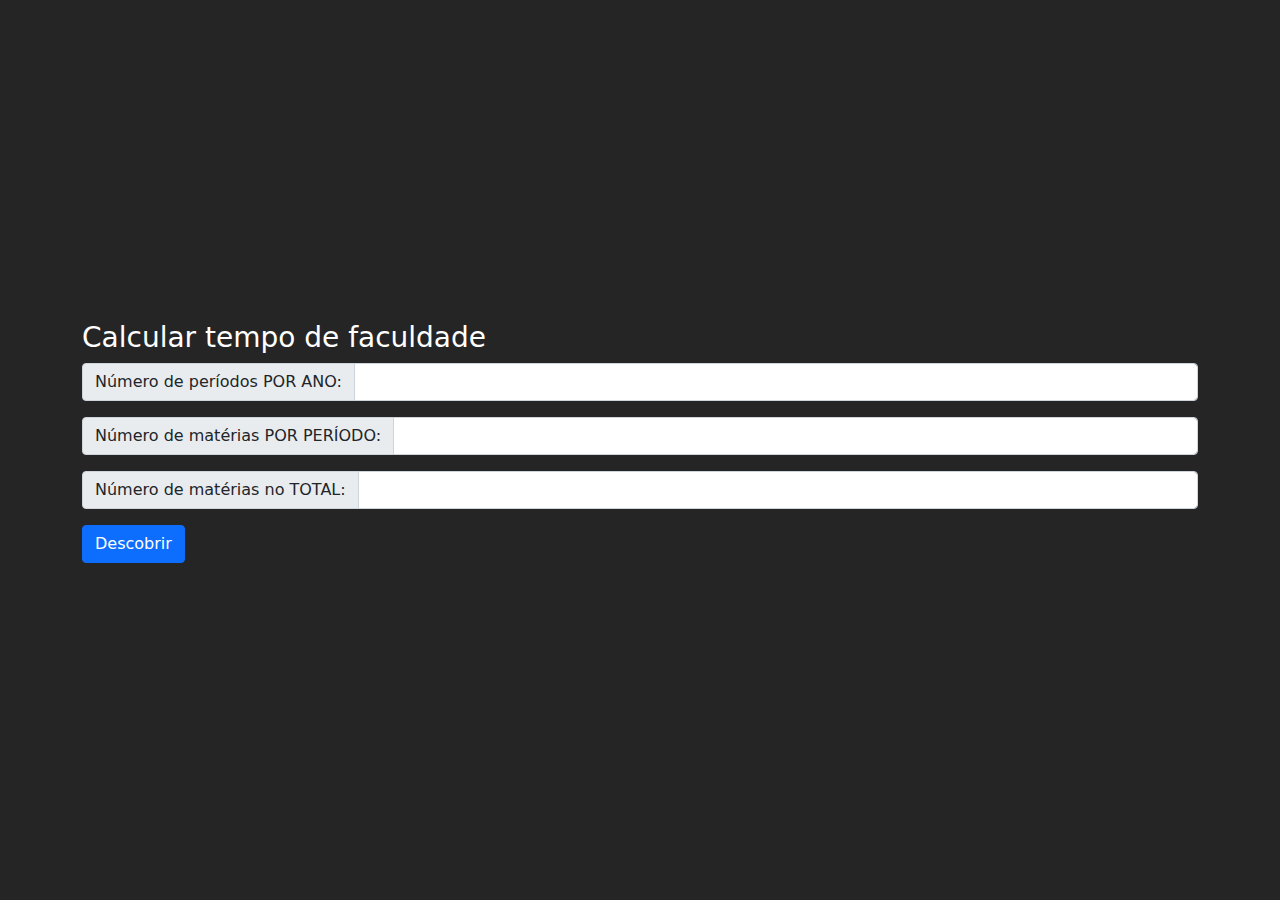
<file: calculoFacul/index.html>
<!DOCTYPE html>
<html lang="en">

<head>
    <meta charset="UTF-8">
    <meta http-equiv="X-UA-Compatible" content="IE=edge">
    <meta name="viewport" content="width=device-width, initial-scale=1.0">
    <title>Cálculo de Períodos</title>
    <link rel="stylesheet" href="estilo.css">
    <link rel="stylesheet" href="css/bootstrap.min.css">

</head>

<body>
    <div class="container">
        <div class="row">
            <h3>Calcular tempo de faculdade</h3>
            <div class="col-sm">
                <div class="input-group mb-3">
                    <span class="input-group-text" id="basic-addon1">Número de períodos POR ANO:</span>
                    <input type="number" id="periodo" class="form-control" placeholder="" aria-label="Username"
                        aria-describedby="basic-addon1">
                </div>
                <div class="input-group mb-3">
                    <span class="input-group-text" id="basic-addon1">Número de matérias POR PERÍODO:</span>
                    <input type="number" id="materias" class="form-control" placeholder="" aria-label="Username"
                        aria-describedby="basic-addon1">
                </div>
                <div class="input-group mb-3">
                    <span class="input-group-text" id="basic-addon1">Número de matérias no TOTAL:</span>
                    <input type="number" id="mattotal" class="form-control" placeholder="" aria-label="Username"
                        aria-describedby="basic-addon1">
                </div>
                <button class="btn btn-primary" id="gerar" onClick="show()">Descobrir</button> <p></p>
                <span id="result"></span>
            </div>
        </div>
        <script src="js/bootstrap.bundle.js"></script>
        <script src="js/jquery.js"></script>
        <script src="script.js"></script>
</body>

</html>
</file>
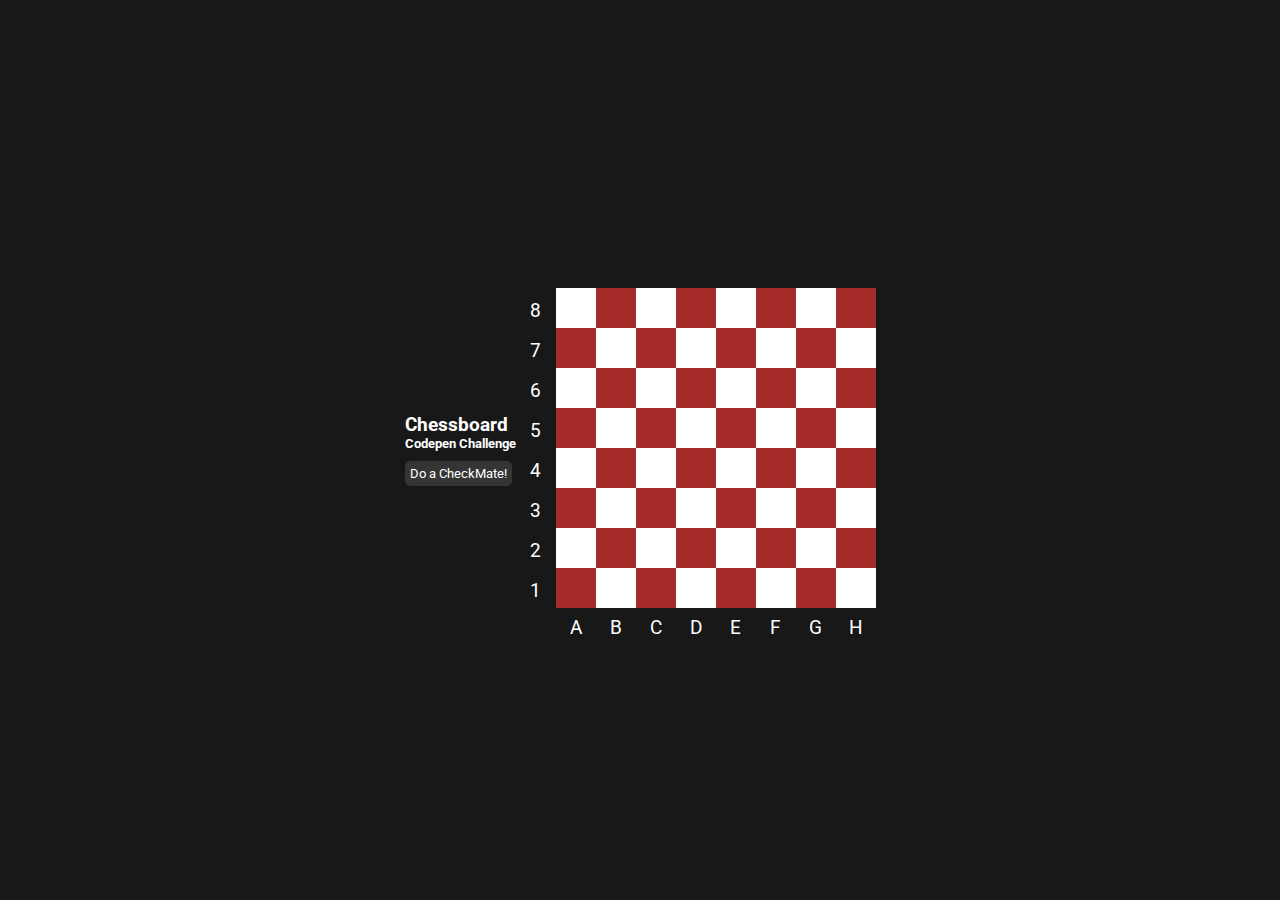
<file: chess/index.html>
<!DOCTYPE html>
<html lang="en" >
<head>
  <meta charset="UTF-8">
  <title>CodePen - Chessboard</title>
  <link rel="stylesheet" href="./style.css">

</head>
<body>
<!-- partial:index.partial.html -->
<div class="title">
  <h3>Chessboard</h3>
  <h5>Codepen Challenge</h5>
  <button id="start">Do a CheckMate!</button>
</div>

<div class="numeros">
  <ul>
    <li>1</li>
    <li>2</li>
    <li>3</li>
    <li>4</li>
    <li>5</li>
    <li>6</li>
    <li>7</li>
    <li>8</li>
  </ul>
</div>

<div class="chessboard">
  <div id="a8" class="b"></div>
  <div id="b8" class="p"></div>
  <div id="c8" class="b"></div>
  <div id="d8" class="p"></div>
  <div id="e8" class="b"></div>
  <div id="f8" class="p"></div>
  <div id="g8" class="b"></div>
  <div id="h8" class="p"></div>
  <!--parte1-->
  <div id="a7" class="p"></div>
  <div id="b7" class="b"></div>
  <div id="c7" class="p"></div>
  <div id="d7" class="b"></div>
  <div id="e7" class="p"></div>
  <div id="f7" class="b"></div>
  <div id="g7" class="p"></div>
  <div id="h7" class="b"></div>
  <!--  parte 2  -->
  <div id="a6" class="b"></div>
  <div id="b6" class="p"></div>
  <div id="c6" class="b"></div>
  <div id="d6" class="p"></div>
  <div id="e6" class="b"></div>
  <div id="f6" class="p"></div>
  <div id="g6" class="b"></div>
  <div id="h6" class="p"></div>
  <!--    -->
  <div id="a5" class="p"></div>
  <div id="b5" class="b"></div>
  <div id="c5" class="p"></div>
  <div id="d5" class="b"></div>
  <div id="e5" class="p"></div>
  <div id="f5" class="b"></div>
  <div id="g5" class="p"></div>
  <div id="h5" class="b"></div>
  <!--    -->
  <div id="a4" class="b"></div>
  <div id="b4" class="p"></div>
  <div id="c4" class="b"></div>
  <div id="d4" class="p"></div>
  <div id="e4" class="b"></div>
  <div id="f4" class="p"></div>
  <div id="g4" class="b"></div>
  <div id="h4" class="p"></div>
  <!--    -->
  <div id="a3" class="p"></div>
  <div id="b3" class="b"></div>
  <div id="c3" class="p"></div>
  <div id="d3" class="b"></div>
  <div id="e3" class="p"></div>
  <div id="f3" class="b"></div>
  <div id="g3" class="p"></div>
  <div id="h3" class="b"></div>
  <!--    -->
  <div id="a2" class="b"></div>
  <div id="b2" class="p"></div>
  <div id="c2" class="b"></div>
  <div id="d2" class="p"></div>
  <div id="e2" class="b"></div>
  <div id="f2" class="p"></div>
  <div id="g2" class="b"></div>
  <div id="h2" class="p"></div>
  <!--    -->
  <div id="a1" class="p"></div>
  <div id="b1" class="b"></div>
  <div id="c1" class="p"></div>
  <div id="d1" class="b"></div>
  <div id="e1" class="p"></div>
  <div id="f1" class="b"></div>
  <div id="g1" class="p"></div>
  <div id="h1" class="b"></div>
  <!--    -->
  <div class="letras">
    <ul>
      <li>A</li>
      <li>B</li>
      <li>C</li>
      <li>D</li>
      <li>E</li>
      <li>F</li>
      <li>G</li>
      <li>H</li>
    </ul>
  </div>

</div>
<!-- partial -->
  <script type="module" src="./script.js"></script>

</body>
</html>
</file>
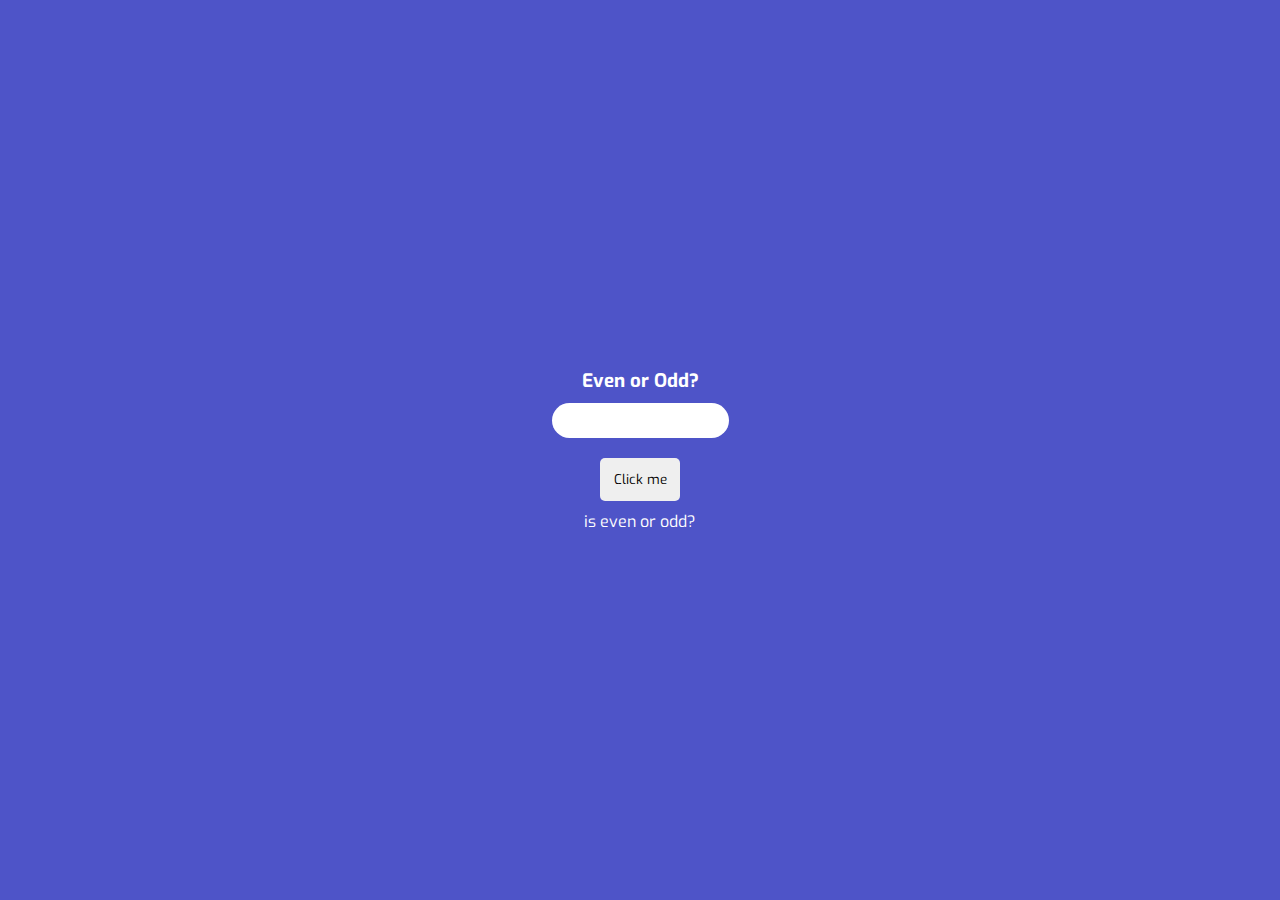
<file: evenodd/index.html>
<!DOCTYPE html>
<html lang="en" >
<head>
  <meta charset="UTF-8">
  <title>CodePen - Odds or Evens</title>
  <link rel="stylesheet" href="./style.css">

</head>
<body>
<!-- partial:index.partial.html -->
<div class="container">
  <h3>Even or Odd?</h3>
  <input id="numb" type="number"></input>
  <button id="check" onclick="check()">Click me</button>
  <span id="resultado">is even or odd?</span>
</div>

<div class="context">

</div>

<div class="area">
  <ul class="circles">
    <li></li>
    <li></li>
    <li></li>
    <li></li>
    <li></li>
    <li></li>
    <li></li>
    <li></li>
    <li></li>
    <li></li>
  </ul>
</div>
<!-- partial -->
  <script  src="./script.js"></script>

</body>
</html>
</file>
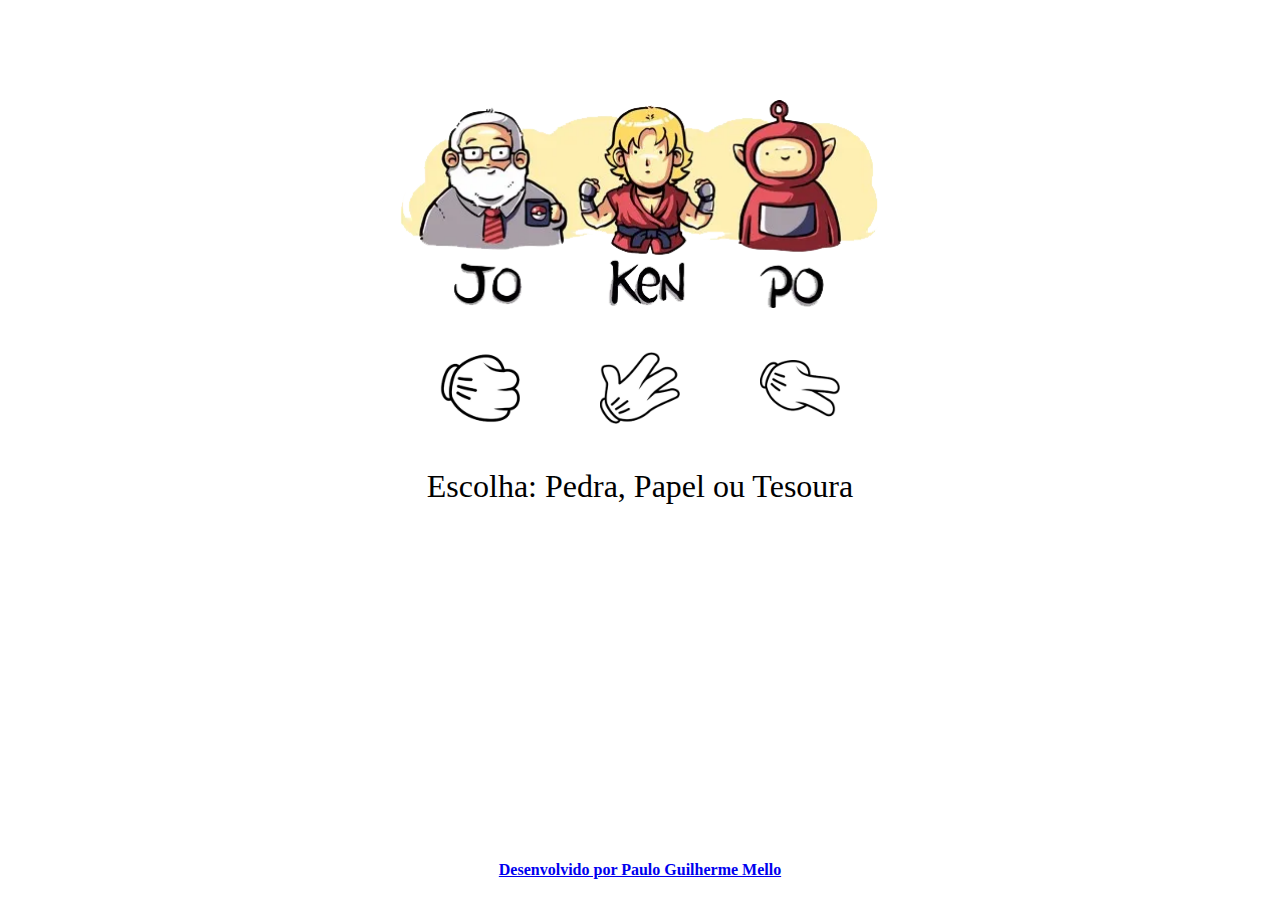
<file: jokenpo/index.html>
<!DOCTYPE html>
<html lang="pt">

<head>
    <meta charset="UTF-8">
    <meta http-equiv="X-UA-Compatible" content="IE=edge">
    <meta name="viewport" content="width=device-width, initial-scale=1.0">
    <title>JO-KEN-PO</title>
    <!-- <link rel="stylesheet" href="css/bootstrap.min.css"> -->
    <link rel="stylesheet" href="style.css">
    <link rel="icon" type="image/x-icon" href="paper.png">
</head>

<body>
    <div class="start">
        <div class="game">
        <img src="image.png" alt="">
        <div class="escolha">
            <img id="esc" src="rock.png" onclick="pedra()"></img>
            <img id="esc" src="paper.png" onclick="papel()"></img>
            <img id="esc" src="scissors.png" onclick="tesoura()"></img>
        </div>
        <span id="result">Escolha: Pedra, Papel ou Tesoura</span>
    </div>
        <footer>
            <a href="http://www.paulogmello.com">
            <h4>Desenvolvido por Paulo Guilherme Mello</h4></a>
        </footer>
    </div>
    </div>


    </div>

    <!-- BOOTSTRAP -->
    <!-- <script src="js/bootstrap.min.js"></script> -->
    <script src="script.js"></script>
</body>

</html>
</file>
<file: calculoFacul/estilo.css>
body{
    height: 100vh;
    width: 100vw;
    display: flex;
    justify-content: center;
    align-items: center;
    background-color: #252525 !important;
    color: white !important;
}

h3 {
    color: white;
}

#destaque {
    color: red;
}
</file>
<file: chess/style.css>
@import url("https://fonts.googleapis.com/css2?family=Roboto&display=swap");

* {
  padding: 0;
  margin: 0;
  font-family: "Roboto";
}
body {
  padding: 0;
  margin: 0;
  background-color: #181818;
  color: white;
  /*   background: url(""); */
  height: 100vh;
  width: 100vw;
  display: flex;
  justify-content: center;
  align-items: center;
}

button {
  padding: 5px;
  margin-top: 10px;
  border: none;
  border-radius: 5px;
  background-color: #353535;
  color: white;
  cursor: pointer;
}
button:hover {
  background-color: brown;
  transform: scale(1.05);
}

.cavalo {
  position: absolute;
}

.chessboard {
  display: grid;
  grid-template-columns: repeat(8, 40px);
  justify-content: center;
  align-items: center;
  margin-bottom: -35px;
}
.p {
  height: 40px;
  width: 40px;
  background-color: brown;
  display: flex;
  justify-content: center;
  align-items: center;
}
.b {
  height: 40px;
  width: 40px;
  background-color: white;
  display: flex;
  justify-content: center;
  align-items: center;
}
.numeros {
  display: flex;
}
.numeros ul {
  list-style: none;
  margin: 0;
  padding: 0;
  display: flex;
  flex-direction: column-reverse;
}
.numeros li {
  height: 40px;
  width: 40px;
  margin: 0;
  padding: 0;
  display: flex;
  justify-content: center;
  align-items: center;
  font-size: 1.2em;
}

.letras {
  display: flex;
}
.letras ul {
  list-style: none;
  margin: 0;
  padding: 0;
  display: flex;
  flex-direction: row;
}
.letras li {
  height: 40px;
  width: 40px;
  margin: 0;
  padding: 0;
  display: flex;
  justify-content: center;
  align-items: center;
  font-size: 1.2em;
}

#torre {
  max-height: 35px;
  max-width: 35px;
}
</file>
<file: evenodd/style.css>
@import url("https://fonts.googleapis.com/css?family=Exo:400,700");

* {
  margin: 0px;
  padding: 0px;
}

body {
  font-family: "Exo", sans-serif;
  margin: 0;
  padding: 0;
}

.container {
  display: flex;
  position: absolute;
  height: 100vh;
  width: 100vw;
  color: white;
  flex-direction: column;
  justify-content: center;
  align-items: center;
  z-index: 1;
}
input {
  padding: 10px 0;
  margin: 10px 0;
  border-radius: 25px;
  box-shadow: none;
  border: none;
  -webkit-appearance: none;
  text-align: center;
}

input[type="number"] {
  -moz-appearance: textfield;
}

input::-webkit-outer-spin-button,
input::-webkit-inner-spin-button {
  -webkit-appearance: none;
}

button {
  padding: 1em;
  margin: 10px 0;
  font-family: "Exo", sans-serif;
  border-radius: 5px;
  border: none;
}
button:hover {
  transform: scale(1.07);
}

.context {
  width: 100%;
  position: absolute;
  top: 50vh;
}

.context h1 {
  text-align: center;
  color: #fff;
  font-size: 50px;
}

.area {
  background: #4e54c8;
  background: -webkit-linear-gradient(to left, #8f94fb, #4e54c8);
  width: 100%;
  height: 100vh;
}

.circles {
  position: absolute;
  top: 0;
  left: 0;
  width: 100%;
  height: 100%;
  overflow: hidden;
}

.circles li {
  position: absolute;
  display: block;
  list-style: none;
  width: 20px;
  height: 20px;
  background: rgba(255, 255, 255, 0.2);
  animation: animate 25s linear infinite;
  bottom: -150px;
}

.circles li:nth-child(1) {
  left: 25%;
  width: 80px;
  height: 80px;
  animation-delay: 0s;
}

.circles li:nth-child(2) {
  left: 10%;
  width: 20px;
  height: 20px;
  animation-delay: 2s;
  animation-duration: 12s;
}

.circles li:nth-child(3) {
  left: 70%;
  width: 20px;
  height: 20px;
  animation-delay: 4s;
}

.circles li:nth-child(4) {
  left: 40%;
  width: 60px;
  height: 60px;
  animation-delay: 0s;
  animation-duration: 18s;
}

.circles li:nth-child(5) {
  left: 65%;
  width: 20px;
  height: 20px;
  animation-delay: 0s;
}

.circles li:nth-child(6) {
  left: 75%;
  width: 110px;
  height: 110px;
  animation-delay: 3s;
}

.circles li:nth-child(7) {
  left: 35%;
  width: 150px;
  height: 150px;
  animation-delay: 7s;
}

.circles li:nth-child(8) {
  left: 50%;
  width: 25px;
  height: 25px;
  animation-delay: 15s;
  animation-duration: 45s;
}

.circles li:nth-child(9) {
  left: 20%;
  width: 15px;
  height: 15px;
  animation-delay: 2s;
  animation-duration: 35s;
}

.circles li:nth-child(10) {
  left: 85%;
  width: 150px;
  height: 150px;
  animation-delay: 0s;
  animation-duration: 11s;
}

@keyframes animate {
  0% {
    transform: translateY(0) rotate(0deg);
    opacity: 1;
    border-radius: 0;
  }

  100% {
    transform: translateY(-1000px) rotate(720deg);
    opacity: 0;
    border-radius: 50%;
  }
}
</file>
<file: jokenpo/style.css>
body{
    margin: 0;
    padding: 0;
}

.start{
    display: flex;
    height: 100vh;
    width: 100vw;
    justify-content: space-between;
    align-items: center;
    flex-direction: column;
}

.game{
    margin-top: 100px;
    display: flex;
    flex-direction: column;
}


span{
    display: flex;
    flex-direction: row;
    justify-content: center;
    align-items: center;
    text-align: center;
    font-size: 2em;

}

.escolha{
    display: flex;
   justify-content: center;
   align-items: center;
}

.escolha button{
    padding: 20px;
    margin: 10px;
}

#esc{
    height: 5em;
    width: auto;
    padding: 40px ;
}

#esc:hover{
    animation: shake 0.5s;
    animation-iteration-count: infinite;
}

@keyframes shake {
  0% { transform: translate(1px, 1px) rotate(0deg); }
  10% { transform: translate(-1px, -2px) rotate(-1deg); }
  20% { transform: translate(-3px, 0px) rotate(1deg); }
  30% { transform: translate(3px, 2px) rotate(0deg); }
  40% { transform: translate(1px, -1px) rotate(1deg); }
  50% { transform: translate(-1px, 2px) rotate(-1deg); }
  60% { transform: translate(-3px, 1px) rotate(0deg); }
  70% { transform: translate(3px, 1px) rotate(-1deg); }
  80% { transform: translate(-1px, -1px) rotate(1deg); }
  90% { transform: translate(1px, 2px) rotate(0deg); }
  100% { transform: translate(1px, -2px) rotate(-1deg); }
}
</file>
